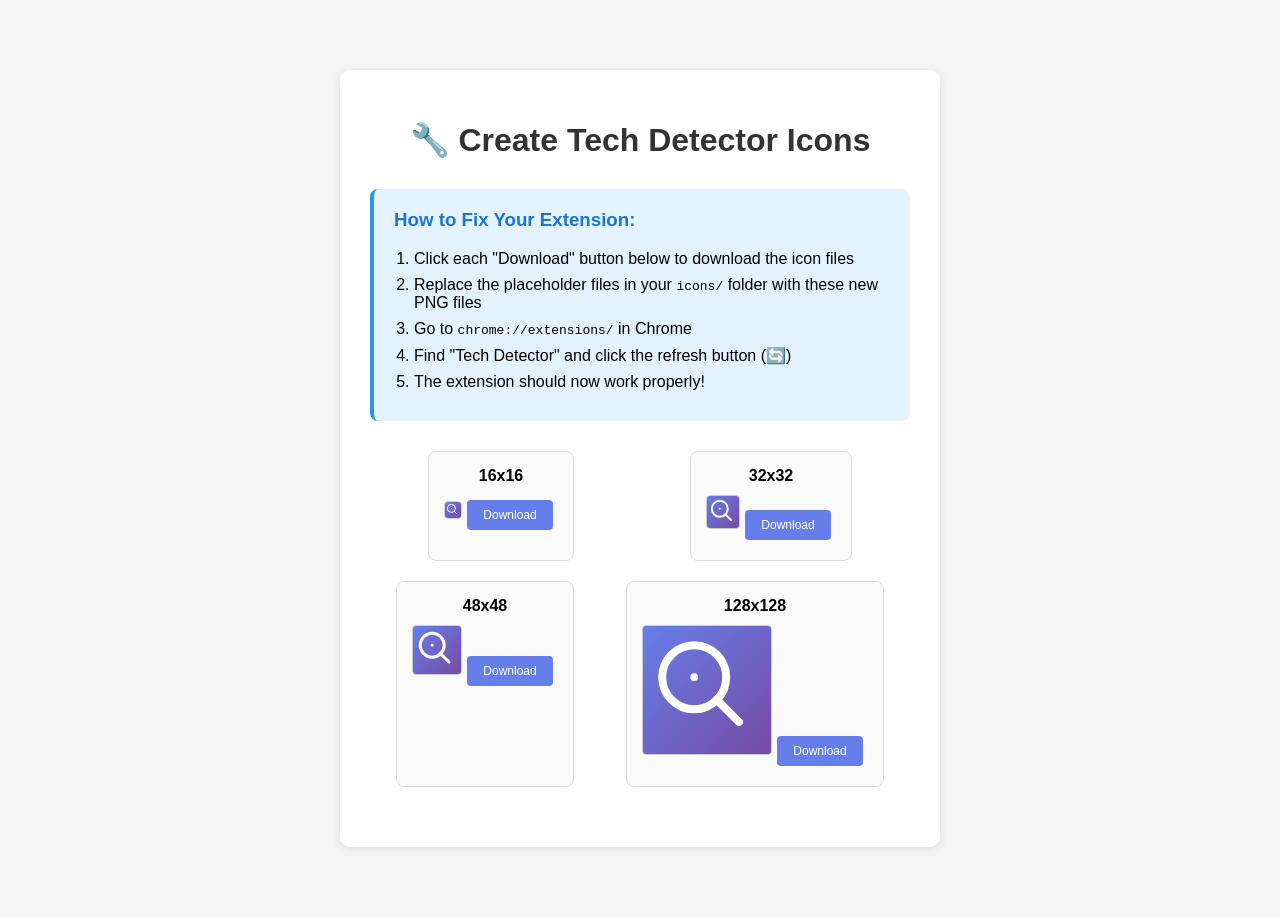
<file: create-icons.html>
<!DOCTYPE html>
<html lang="en">
<head>
    <meta charset="UTF-8">
    <meta name="viewport" content="width=device-width, initial-scale=1.0">
    <title>Create Tech Detector Icons</title>
    <style>
        body {
            font-family: Arial, sans-serif;
            max-width: 600px;
            margin: 50px auto;
            padding: 20px;
            background: #f5f5f5;
        }
        .container {
            background: white;
            padding: 30px;
            border-radius: 10px;
            box-shadow: 0 2px 10px rgba(0,0,0,0.1);
        }
        h1 {
            color: #333;
            text-align: center;
            margin-bottom: 30px;
        }
        .icon-preview {
            display: flex;
            justify-content: space-around;
            margin: 20px 0;
            flex-wrap: wrap;
        }
        .icon-item {
            text-align: center;
            padding: 15px;
            border: 1px solid #ddd;
            border-radius: 8px;
            background: #fafafa;
            margin: 10px;
        }
        .download-btn {
            background: #667eea;
            color: white;
            border: none;
            padding: 8px 16px;
            border-radius: 4px;
            cursor: pointer;
            font-size: 12px;
            margin: 5px;
        }
        .download-btn:hover {
            background: #5a6fd8;
        }
        .instructions {
            background: #e3f2fd;
            padding: 20px;
            border-radius: 8px;
            margin: 20px 0;
            border-left: 4px solid #2196f3;
        }
        .instructions h3 {
            margin-top: 0;
            color: #1976d2;
        }
        .instructions ol {
            margin: 10px 0;
            padding-left: 20px;
        }
        .instructions li {
            margin: 8px 0;
        }
    </style>
</head>
<body>
    <div class="container">
        <h1>🔧 Create Tech Detector Icons</h1>
        
        <div class="instructions">
            <h3>How to Fix Your Extension:</h3>
            <ol>
                <li>Click each "Download" button below to download the icon files</li>
                <li>Replace the placeholder files in your <code>icons/</code> folder with these new PNG files</li>
                <li>Go to <code>chrome://extensions/</code> in Chrome</li>
                <li>Find "Tech Detector" and click the refresh button (🔄)</li>
                <li>The extension should now work properly!</li>
            </ol>
        </div>

        <div class="icon-preview" id="iconPreview">
            <!-- Icons will be generated here -->
        </div>
    </div>

    <script>
        const sizes = [16, 32, 48, 128];

        function generateIcon(size) {
            const canvas = document.createElement('canvas');
            canvas.width = size;
            canvas.height = size;
            const ctx = canvas.getContext('2d');

            // Background gradient
            const gradient = ctx.createLinearGradient(0, 0, size, size);
            gradient.addColorStop(0, '#667eea');
            gradient.addColorStop(1, '#764ba2');
            
            ctx.fillStyle = gradient;
            ctx.fillRect(0, 0, size, size);

            // Magnifying glass icon
            ctx.strokeStyle = 'white';
            ctx.lineWidth = Math.max(1, size / 16);
            ctx.lineCap = 'round';
            
            const centerX = size * 0.4;
            const centerY = size * 0.4;
            const radius = size * 0.25;
            
            // Draw magnifying glass circle
            ctx.beginPath();
            ctx.arc(centerX, centerY, radius, 0, 2 * Math.PI);
            ctx.stroke();
            
            // Draw magnifying glass handle
            const handleStartX = centerX + radius * 0.7;
            const handleStartY = centerY + radius * 0.7;
            const handleEndX = centerX + radius * 1.4;
            const handleEndY = centerY + radius * 1.4;
            
            ctx.beginPath();
            ctx.moveTo(handleStartX, handleStartY);
            ctx.lineTo(handleEndX, handleEndY);
            ctx.stroke();

            // Add a small dot in the center
            ctx.fillStyle = 'white';
            ctx.beginPath();
            ctx.arc(centerX, centerY, size * 0.03, 0, 2 * Math.PI);
            ctx.fill();

            return canvas;
        }

        function createIconItem(size) {
            const canvas = generateIcon(size);
            
            const item = document.createElement('div');
            item.className = 'icon-item';
            
            const label = document.createElement('div');
            label.textContent = `${size}x${size}`;
            label.style.fontWeight = 'bold';
            label.style.marginBottom = '10px';
            
            const img = document.createElement('img');
            img.src = canvas.toDataURL();
            img.alt = `Icon ${size}x${size}`;
            img.style.border = '1px solid #ccc';
            img.style.borderRadius = '4px';
            
            const downloadBtn = document.createElement('button');
            downloadBtn.className = 'download-btn';
            downloadBtn.textContent = 'Download';
            downloadBtn.onclick = () => downloadIcon(canvas, size);
            
            item.appendChild(label);
            item.appendChild(img);
            item.appendChild(downloadBtn);
            
            return item;
        }

        function downloadIcon(canvas, size) {
            const link = document.createElement('a');
            link.download = `icon${size}.png`;
            link.href = canvas.toDataURL();
            link.click();
        }

        // Generate all icons on page load
        window.onload = function() {
            const preview = document.getElementById('iconPreview');
            sizes.forEach(size => {
                preview.appendChild(createIconItem(size));
            });
        };
    </script>
</body>
</html>
</file>
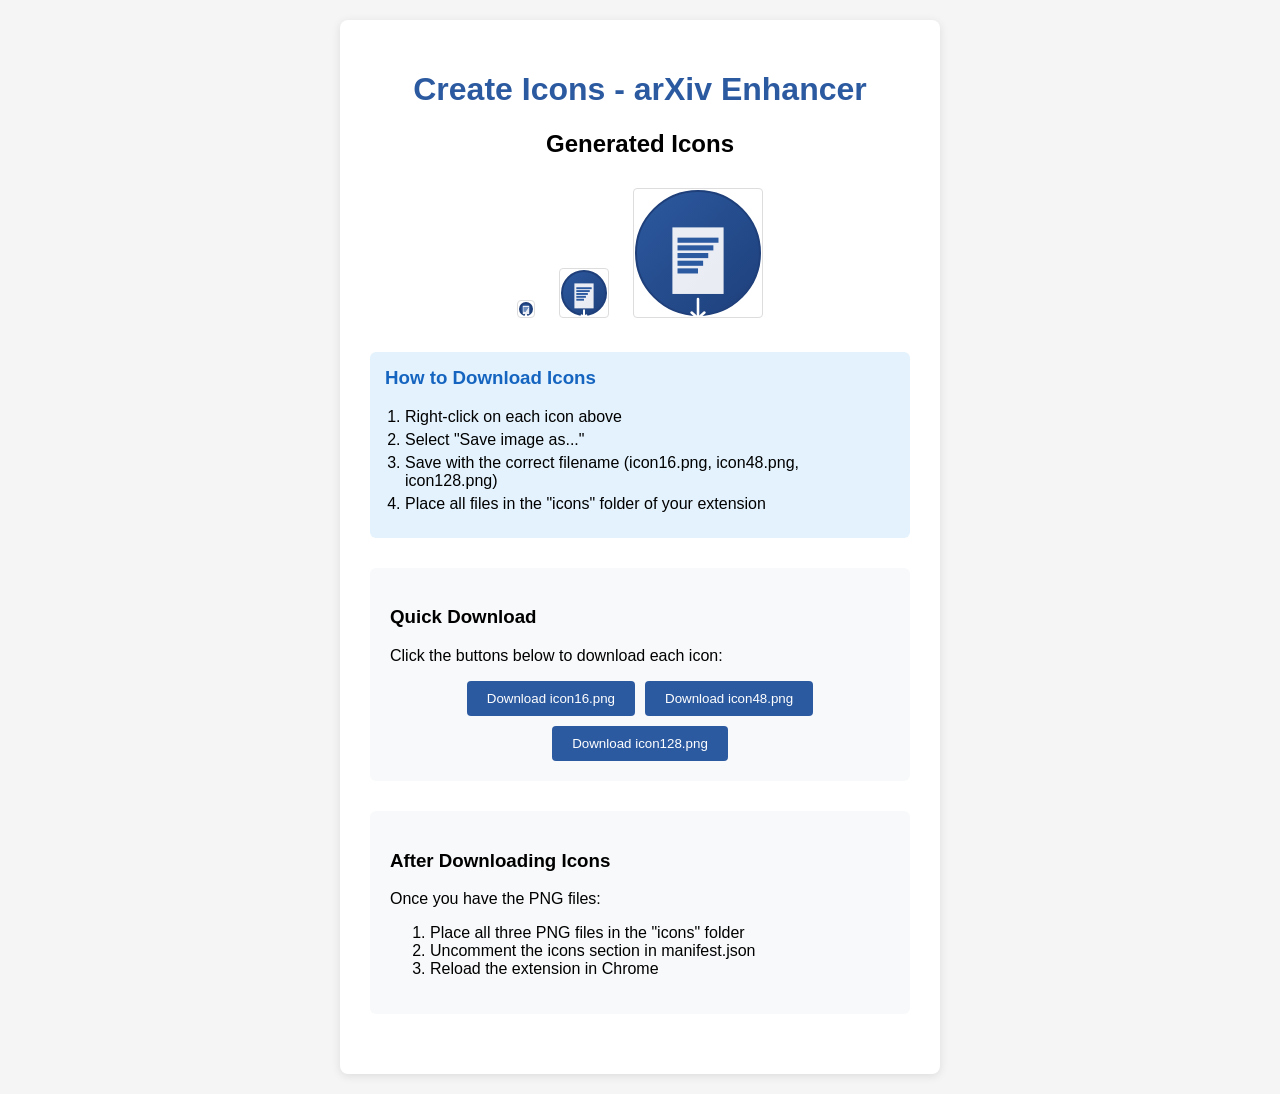
<file: create_icons.html>
<!DOCTYPE html>
<html lang="en">
<head>
    <meta charset="UTF-8">
    <meta name="viewport" content="width=device-width, initial-scale=1.0">
    <title>Create Icons - arXiv Enhancer</title>
    <style>
        body {
            font-family: Arial, sans-serif;
            max-width: 600px;
            margin: 0 auto;
            padding: 20px;
            background-color: #f5f5f5;
        }
        .container {
            background: white;
            padding: 30px;
            border-radius: 8px;
            box-shadow: 0 2px 10px rgba(0,0,0,0.1);
        }
        h1 {
            color: #2c5aa0;
            text-align: center;
        }
        .icon-preview {
            text-align: center;
            margin: 20px 0;
        }
        .icon-preview canvas {
            border: 1px solid #ddd;
            border-radius: 4px;
            margin: 10px;
        }
        .download-section {
            margin: 30px 0;
            padding: 20px;
            background-color: #f8f9fa;
            border-radius: 6px;
        }
        .download-buttons {
            display: flex;
            gap: 10px;
            flex-wrap: wrap;
            justify-content: center;
        }
        .download-btn {
            padding: 10px 20px;
            background-color: #2c5aa0;
            color: white;
            border: none;
            border-radius: 4px;
            cursor: pointer;
            text-decoration: none;
            display: inline-block;
            font-weight: 500;
        }
        .download-btn:hover {
            background-color: #1e3f7a;
        }
        .instructions {
            background-color: #e3f2fd;
            padding: 15px;
            border-radius: 6px;
            margin: 20px 0;
        }
        .instructions h3 {
            color: #1565c0;
            margin-top: 0;
        }
        .instructions ol {
            margin: 10px 0;
            padding-left: 20px;
        }
        .instructions li {
            margin-bottom: 5px;
        }
    </style>
</head>
<body>
    <div class="container">
        <h1>Create Icons - arXiv Enhancer</h1>
        
        <div class="icon-preview">
            <h2>Generated Icons</h2>
            <canvas id="icon16" width="16" height="16"></canvas>
            <canvas id="icon48" width="48" height="48"></canvas>
            <canvas id="icon128" width="128" height="128"></canvas>
        </div>

        <div class="instructions">
            <h3>How to Download Icons</h3>
            <ol>
                <li>Right-click on each icon above</li>
                <li>Select "Save image as..."</li>
                <li>Save with the correct filename (icon16.png, icon48.png, icon128.png)</li>
                <li>Place all files in the "icons" folder of your extension</li>
            </ol>
        </div>

        <div class="download-section">
            <h3>Quick Download</h3>
            <p>Click the buttons below to download each icon:</p>
            <div class="download-buttons">
                <button class="download-btn" onclick="downloadIcon(16)">Download icon16.png</button>
                <button class="download-btn" onclick="downloadIcon(48)">Download icon48.png</button>
                <button class="download-btn" onclick="downloadIcon(128)">Download icon128.png</button>
            </div>
        </div>

        <div class="download-section">
            <h3>After Downloading Icons</h3>
            <p>Once you have the PNG files:</p>
            <ol>
                <li>Place all three PNG files in the "icons" folder</li>
                <li>Uncomment the icons section in manifest.json</li>
                <li>Reload the extension in Chrome</li>
            </ol>
        </div>
    </div>

    <script>
        // Function to create a simple icon
        function createIcon(size) {
            const canvas = document.getElementById(`icon${size}`);
            const ctx = canvas.getContext('2d');
            
            // Clear canvas
            ctx.clearRect(0, 0, size, size);
            
            // Create gradient background
            const gradient = ctx.createLinearGradient(0, 0, size, size);
            gradient.addColorStop(0, '#2c5aa0');
            gradient.addColorStop(1, '#1e3f7a');
            
            // Draw background circle
            ctx.fillStyle = gradient;
            ctx.beginPath();
            ctx.arc(size/2, size/2, size/2 - 2, 0, 2 * Math.PI);
            ctx.fill();
            
            // Draw border
            ctx.strokeStyle = '#1e3f7a';
            ctx.lineWidth = 2;
            ctx.stroke();
            
            // Draw document icon (simplified)
            const docSize = size * 0.4;
            const docX = size/2 - docSize/2;
            const docY = size/2 - docSize/2;
            
            ctx.fillStyle = 'white';
            ctx.globalAlpha = 0.9;
            ctx.fillRect(docX, docY, docSize, docSize * 1.3);
            ctx.globalAlpha = 1;
            
            // Draw document lines
            ctx.fillStyle = '#2c5aa0';
            const lineHeight = docSize * 0.1;
            const lineSpacing = docSize * 0.15;
            const startY = docY + docSize * 0.2;
            
            for (let i = 0; i < 5; i++) {
                const lineWidth = docSize * (0.8 - i * 0.1);
                ctx.fillRect(docX + docSize * 0.1, startY + i * lineSpacing, lineWidth, lineHeight);
            }
            
            // Draw download arrow
            ctx.strokeStyle = 'white';
            ctx.lineWidth = Math.max(2, size * 0.02);
            ctx.lineCap = 'round';
            
            const arrowY = docY + docSize * 1.4;
            const arrowSize = size * 0.15;
            
            // Vertical line
            ctx.beginPath();
            ctx.moveTo(size/2, arrowY);
            ctx.lineTo(size/2, arrowY + arrowSize);
            ctx.stroke();
            
            // Arrow head
            ctx.beginPath();
            ctx.moveTo(size/2 - arrowSize/3, arrowY + arrowSize * 0.7);
            ctx.lineTo(size/2, arrowY + arrowSize);
            ctx.lineTo(size/2 + arrowSize/3, arrowY + arrowSize * 0.7);
            ctx.stroke();
        }
        
        // Function to download icon
        function downloadIcon(size) {
            const canvas = document.getElementById(`icon${size}`);
            const link = document.createElement('a');
            link.download = `icon${size}.png`;
            link.href = canvas.toDataURL();
            link.click();
        }
        
        // Create all icons when page loads
        window.onload = function() {
            createIcon(16);
            createIcon(48);
            createIcon(128);
        };
    </script>
</body>
</html>
</file>
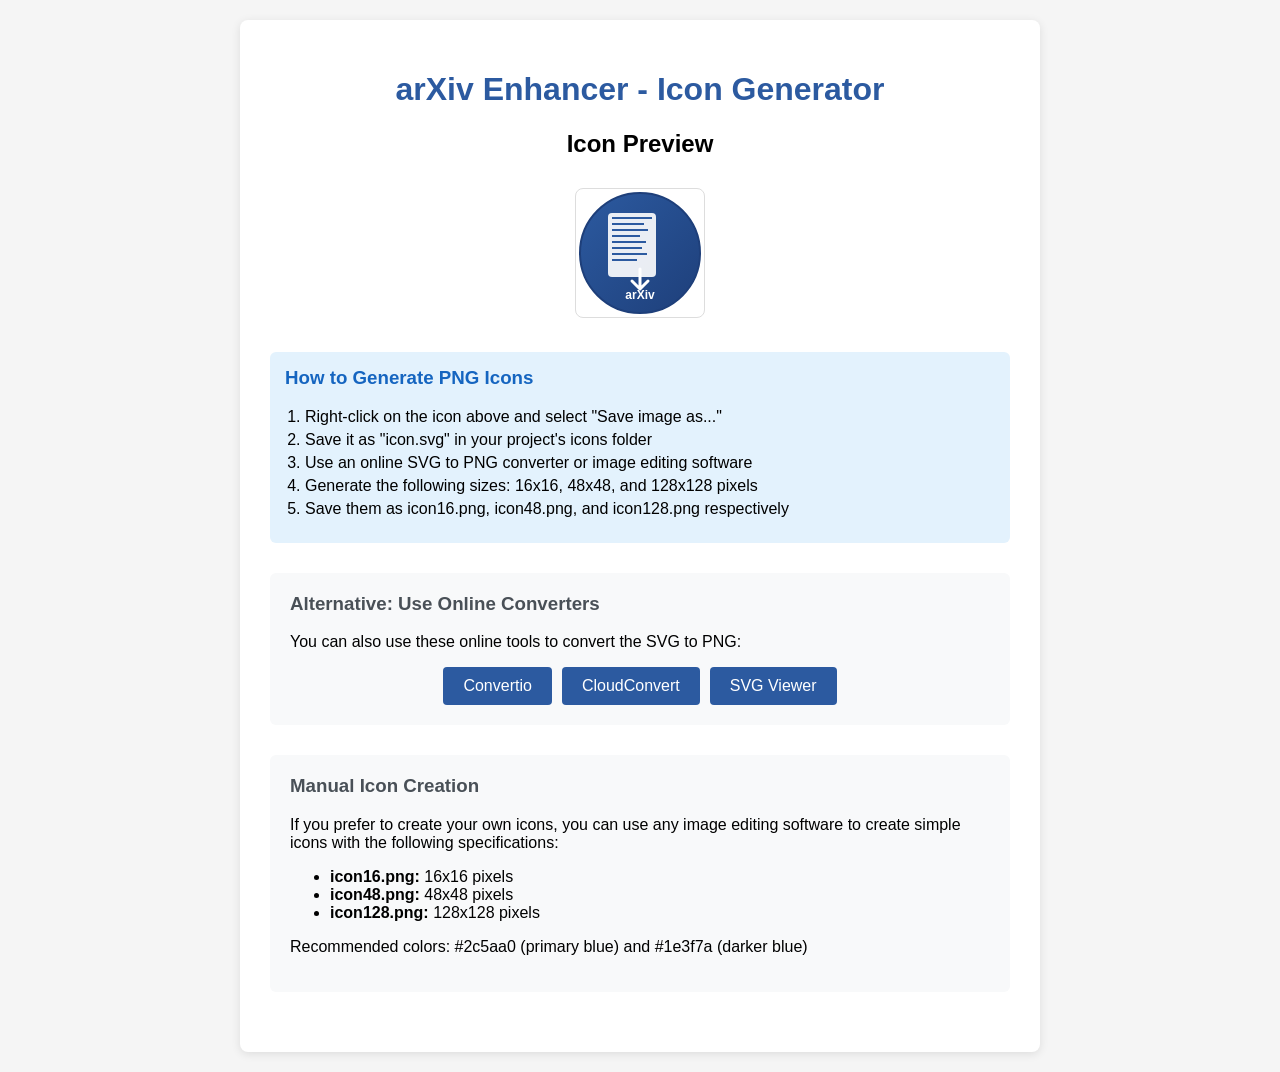
<file: generate_icons.html>
<!DOCTYPE html>
<html lang="en">
<head>
    <meta charset="UTF-8">
    <meta name="viewport" content="width=device-width, initial-scale=1.0">
    <title>Icon Generator - arXiv Enhancer</title>
    <style>
        body {
            font-family: Arial, sans-serif;
            max-width: 800px;
            margin: 0 auto;
            padding: 20px;
            background-color: #f5f5f5;
        }
        .container {
            background: white;
            padding: 30px;
            border-radius: 8px;
            box-shadow: 0 2px 10px rgba(0,0,0,0.1);
        }
        h1 {
            color: #2c5aa0;
            text-align: center;
        }
        .icon-preview {
            text-align: center;
            margin: 20px 0;
        }
        .icon-preview svg {
            border: 1px solid #ddd;
            border-radius: 8px;
            margin: 10px;
        }
        .download-section {
            margin: 30px 0;
            padding: 20px;
            background-color: #f8f9fa;
            border-radius: 6px;
        }
        .download-section h3 {
            color: #495057;
            margin-top: 0;
        }
        .download-buttons {
            display: flex;
            gap: 10px;
            flex-wrap: wrap;
            justify-content: center;
        }
        .download-btn {
            padding: 10px 20px;
            background-color: #2c5aa0;
            color: white;
            border: none;
            border-radius: 4px;
            cursor: pointer;
            text-decoration: none;
            display: inline-block;
            font-weight: 500;
        }
        .download-btn:hover {
            background-color: #1e3f7a;
        }
        .instructions {
            background-color: #e3f2fd;
            padding: 15px;
            border-radius: 6px;
            margin: 20px 0;
        }
        .instructions h3 {
            color: #1565c0;
            margin-top: 0;
        }
        .instructions ol {
            margin: 10px 0;
            padding-left: 20px;
        }
        .instructions li {
            margin-bottom: 5px;
        }
    </style>
</head>
<body>
    <div class="container">
        <h1>arXiv Enhancer - Icon Generator</h1>
        
        <div class="icon-preview">
            <h2>Icon Preview</h2>
            <svg width="128" height="128" viewBox="0 0 128 128" xmlns="http://www.w3.org/2000/svg">
                <defs>
                    <linearGradient id="grad1" x1="0%" y1="0%" x2="100%" y2="100%">
                        <stop offset="0%" style="stop-color:#2c5aa0;stop-opacity:1" />
                        <stop offset="100%" style="stop-color:#1e3f7a;stop-opacity:1" />
                    </linearGradient>
                </defs>
                
                <!-- Background circle -->
                <circle cx="64" cy="64" r="60" fill="url(#grad1)" stroke="#1e3f7a" stroke-width="2"/>
                
                <!-- Document icon -->
                <rect x="32" y="24" width="48" height="64" rx="4" fill="white" opacity="0.9"/>
                <rect x="36" y="28" width="40" height="2" fill="#2c5aa0"/>
                <rect x="36" y="34" width="32" height="2" fill="#2c5aa0"/>
                <rect x="36" y="40" width="36" height="2" fill="#2c5aa0"/>
                <rect x="36" y="46" width="28" height="2" fill="#2c5aa0"/>
                <rect x="36" y="52" width="34" height="2" fill="#2c5aa0"/>
                <rect x="36" y="58" width="30" height="2" fill="#2c5aa0"/>
                <rect x="36" y="64" width="35" height="2" fill="#2c5aa0"/>
                <rect x="36" y="70" width="25" height="2" fill="#2c5aa0"/>
                
                <!-- Download arrow -->
                <path d="M64 80 L64 100 M56 92 L64 100 L72 92" stroke="white" stroke-width="3" fill="none" stroke-linecap="round" stroke-linejoin="round"/>
                
                <!-- ArXiv symbol -->
                <text x="64" y="110" text-anchor="middle" fill="white" font-family="Arial, sans-serif" font-size="12" font-weight="bold">arXiv</text>
            </svg>
        </div>

        <div class="instructions">
            <h3>How to Generate PNG Icons</h3>
            <ol>
                <li>Right-click on the icon above and select "Save image as..."</li>
                <li>Save it as "icon.svg" in your project's icons folder</li>
                <li>Use an online SVG to PNG converter or image editing software</li>
                <li>Generate the following sizes: 16x16, 48x48, and 128x128 pixels</li>
                <li>Save them as icon16.png, icon48.png, and icon128.png respectively</li>
            </ol>
        </div>

        <div class="download-section">
            <h3>Alternative: Use Online Converters</h3>
            <p>You can also use these online tools to convert the SVG to PNG:</p>
            <div class="download-buttons">
                <a href="https://convertio.co/svg-png/" target="_blank" class="download-btn">Convertio</a>
                <a href="https://cloudconvert.com/svg-to-png" target="_blank" class="download-btn">CloudConvert</a>
                <a href="https://www.svgviewer.dev/" target="_blank" class="download-btn">SVG Viewer</a>
            </div>
        </div>

        <div class="download-section">
            <h3>Manual Icon Creation</h3>
            <p>If you prefer to create your own icons, you can use any image editing software to create simple icons with the following specifications:</p>
            <ul>
                <li><strong>icon16.png:</strong> 16x16 pixels</li>
                <li><strong>icon48.png:</strong> 48x48 pixels</li>
                <li><strong>icon128.png:</strong> 128x128 pixels</li>
            </ul>
            <p>Recommended colors: #2c5aa0 (primary blue) and #1e3f7a (darker blue)</p>
        </div>
    </div>

    <script>
        // Add click handler to download SVG
        document.querySelector('.icon-preview svg').addEventListener('click', function() {
            const svg = this.outerHTML;
            const blob = new Blob([svg], {type: 'image/svg+xml'});
            const url = URL.createObjectURL(blob);
            const a = document.createElement('a');
            a.href = url;
            a.download = 'icon.svg';
            document.body.appendChild(a);
            a.click();
            document.body.removeChild(a);
            URL.revokeObjectURL(url);
        });
    </script>
</body>
</html>
</file>
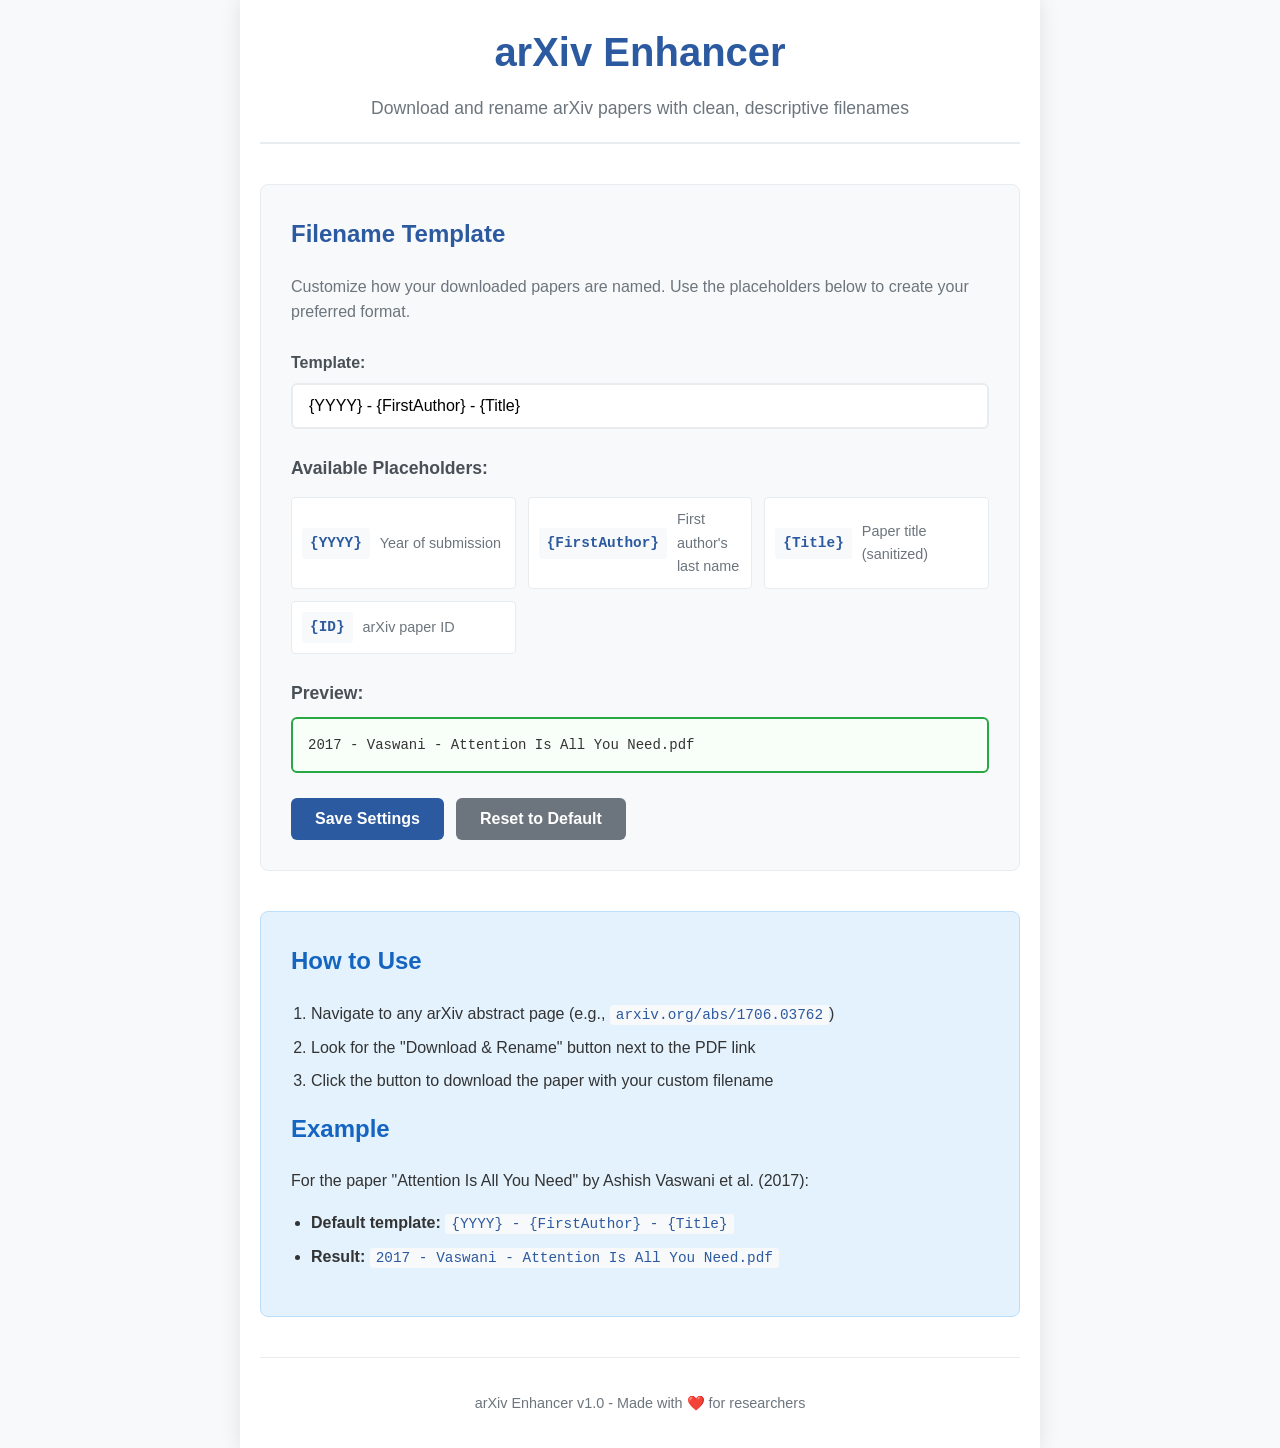
<file: options.html>
<!DOCTYPE html>
<html lang="en">
<head>
    <meta charset="UTF-8">
    <meta name="viewport" content="width=device-width, initial-scale=1.0">
    <title>arXiv Enhancer - Settings</title>
    <link rel="stylesheet" href="styles.css">
</head>
<body>
    <div class="container">
        <header>
            <h1>arXiv Enhancer</h1>
            <p>Download and rename arXiv papers with clean, descriptive filenames</p>
        </header>

        <main>
            <section class="settings-section">
                <h2>Filename Template</h2>
                <p class="description">
                    Customize how your downloaded papers are named. Use the placeholders below to create your preferred format.
                </p>

                <div class="template-input-group">
                    <label for="filenameTemplate">Template:</label>
                    <input 
                        type="text" 
                        id="filenameTemplate" 
                        placeholder="e.g., {YYYY} - {FirstAuthor} - {Title}"
                        maxlength="200"
                    >
                </div>

                <div class="placeholders">
                    <h3>Available Placeholders:</h3>
                    <div class="placeholder-grid">
                        <div class="placeholder-item">
                            <code>{YYYY}</code>
                            <span>Year of submission</span>
                        </div>
                        <div class="placeholder-item">
                            <code>{FirstAuthor}</code>
                            <span>First author's last name</span>
                        </div>
                        <div class="placeholder-item">
                            <code>{Title}</code>
                            <span>Paper title (sanitized)</span>
                        </div>
                        <div class="placeholder-item">
                            <code>{ID}</code>
                            <span>arXiv paper ID</span>
                        </div>
                    </div>
                </div>

                <div class="preview-section">
                    <h3>Preview:</h3>
                    <div id="filenamePreview" class="preview-box">
                        <em>Enter a template to see a preview</em>
                    </div>
                </div>

                <div class="button-group">
                    <button id="saveButton" class="btn btn-primary">Save Settings</button>
                    <button id="resetButton" class="btn btn-secondary">Reset to Default</button>
                </div>
            </section>

            <section class="info-section">
                <h2>How to Use</h2>
                <ol>
                    <li>Navigate to any arXiv abstract page (e.g., <code>arxiv.org/abs/1706.03762</code>)</li>
                    <li>Look for the "Download & Rename" button next to the PDF link</li>
                    <li>Click the button to download the paper with your custom filename</li>
                </ol>

                <h2>Example</h2>
                <p>For the paper "Attention Is All You Need" by Ashish Vaswani et al. (2017):</p>
                <ul>
                    <li><strong>Default template:</strong> <code>{YYYY} - {FirstAuthor} - {Title}</code></li>
                    <li><strong>Result:</strong> <code>2017 - Vaswani - Attention Is All You Need.pdf</code></li>
                </ul>
            </section>
        </main>

        <footer>
            <p>arXiv Enhancer v1.0 - Made with ❤️ for researchers</p>
        </footer>
    </div>

    <script src="options.js"></script>
</body>
</html>
</file>
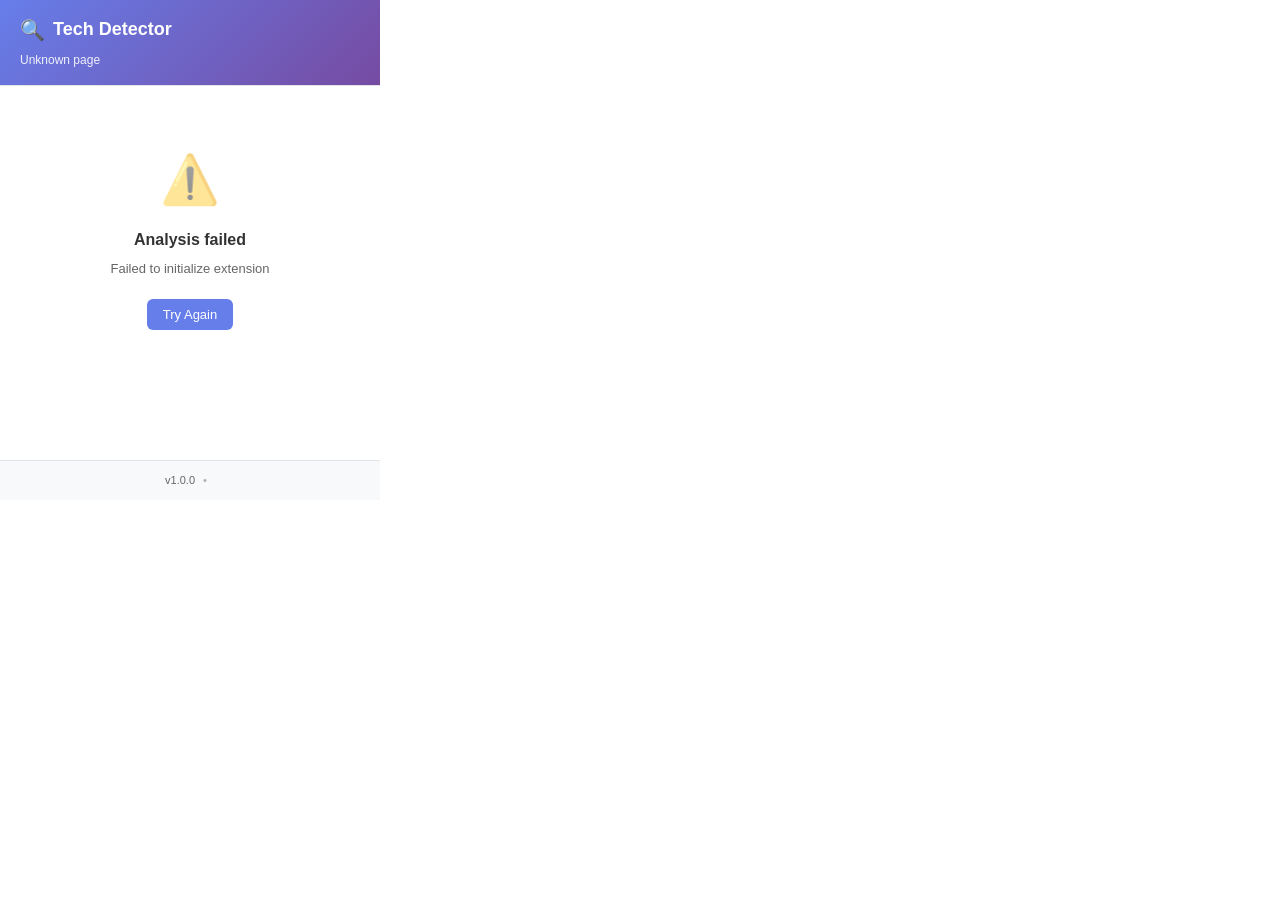
<file: popup.html>
<!DOCTYPE html>
<html lang="en">
<head>
  <meta charset="UTF-8">
  <meta name="viewport" content="width=device-width, initial-scale=1.0">
  <title>Tech Detector</title>
  <link rel="stylesheet" href="popup.css">
</head>
<body>
  <div class="container">
    <header class="header">
      <h1 class="title">
        <span class="icon">🔍</span>
        Tech Detector
      </h1>
      <div class="url-info">
        <span class="url-text" id="currentUrl">Analyzing...</span>
      </div>
    </header>

    <div class="content">
      <div class="loading" id="loading">
        <div class="spinner"></div>
        <p>Detecting technologies...</p>
      </div>

      <div class="results" id="results" style="display: none;">
        <div class="stats">
          <div class="stat">
            <span class="stat-number" id="totalCount">0</span>
            <span class="stat-label">Technologies</span>
          </div>
          <div class="stat">
            <span class="stat-number" id="categoryCount">0</span>
            <span class="stat-label">Categories</span>
          </div>
        </div>

        <div class="technologies-list" id="technologiesList">
          <!-- Technologies will be populated here -->
        </div>

        <div class="no-results" id="noResults" style="display: none;">
          <div class="no-results-icon">🔍</div>
          <h3>No technologies detected</h3>
          <p>This page might be using custom or unrecognized technologies.</p>
        </div>
      </div>

      <div class="error" id="error" style="display: none;">
        <div class="error-icon">⚠️</div>
        <h3>Analysis failed</h3>
        <p id="errorMessage">Unable to analyze this page.</p>
        <button class="retry-btn" id="retryBtn">Try Again</button>
      </div>
    </div>

    <footer class="footer">
      <div class="footer-info">
        <span class="version">v1.0.0</span>
        <span class="separator">•</span>
        <span class="timestamp" id="timestamp"></span>
      </div>
    </footer>
  </div>

  <script src="popup.js"></script>
</body>
</html>
</file>
<file: styles.css>
/* arXiv Enhancer Styles */

/* ===== INJECTED ELEMENTS (arXiv Pages) ===== */

/* Download button styling */
.arxiv-enhancer-btn {
    background-color: #2c5aa0 !important;
    color: white !important;
    text-decoration: none !important;
    padding: 8px 16px !important;
    border-radius: 4px !important;
    font-weight: 500 !important;
    transition: background-color 0.2s ease !important;
    display: inline-block !important;
    margin-left: 8px !important;
}

.arxiv-enhancer-btn:hover {
    background-color: #1e3f7a !important;
    color: white !important;
    text-decoration: none !important;
}

.arxiv-enhancer-btn:disabled {
    background-color: #6c757d !important;
    cursor: not-allowed !important;
    opacity: 0.7 !important;
}

/* Status message styling */
.arxiv-enhancer-status {
    margin-top: 8px;
    padding: 8px 12px;
    border-radius: 4px;
    font-size: 14px;
    font-weight: 500;
    animation: fadeIn 0.3s ease;
}

.arxiv-enhancer-status--success {
    background-color: #d4edda;
    color: #155724;
    border: 1px solid #c3e6cb;
}

.arxiv-enhancer-status--error {
    background-color: #f8d7da;
    color: #721c24;
    border: 1px solid #f5c6cb;
}

.arxiv-enhancer-status--info {
    background-color: #d1ecf1;
    color: #0c5460;
    border: 1px solid #bee5eb;
}

@keyframes fadeIn {
    from { opacity: 0; transform: translateY(-10px); }
    to { opacity: 1; transform: translateY(0); }
}

/* ===== OPTIONS PAGE STYLES ===== */

* {
    box-sizing: border-box;
}

body {
    font-family: -apple-system, BlinkMacSystemFont, 'Segoe UI', Roboto, Oxygen, Ubuntu, Cantarell, sans-serif;
    line-height: 1.6;
    color: #333;
    background-color: #f8f9fa;
    margin: 0;
    padding: 0;
}

.container {
    max-width: 800px;
    margin: 0 auto;
    padding: 20px;
    background-color: white;
    min-height: 100vh;
    box-shadow: 0 0 20px rgba(0, 0, 0, 0.1);
}

/* Header */
header {
    text-align: center;
    margin-bottom: 40px;
    padding-bottom: 20px;
    border-bottom: 2px solid #e9ecef;
}

header h1 {
    color: #2c5aa0;
    margin: 0 0 10px 0;
    font-size: 2.5em;
    font-weight: 700;
}

header p {
    color: #6c757d;
    margin: 0;
    font-size: 1.1em;
}

/* Sections */
.settings-section, .info-section {
    margin-bottom: 40px;
    padding: 30px;
    background-color: #f8f9fa;
    border-radius: 8px;
    border: 1px solid #e9ecef;
}

.settings-section h2, .info-section h2 {
    color: #2c5aa0;
    margin-top: 0;
    margin-bottom: 20px;
    font-size: 1.5em;
    font-weight: 600;
}

.description {
    color: #6c757d;
    margin-bottom: 25px;
    font-size: 1em;
}

/* Template input */
.template-input-group {
    margin-bottom: 25px;
}

.template-input-group label {
    display: block;
    margin-bottom: 8px;
    font-weight: 600;
    color: #495057;
}

.template-input-group input {
    width: 100%;
    padding: 12px 16px;
    border: 2px solid #e9ecef;
    border-radius: 6px;
    font-size: 16px;
    transition: border-color 0.2s ease;
}

.template-input-group input:focus {
    outline: none;
    border-color: #2c5aa0;
    box-shadow: 0 0 0 3px rgba(44, 90, 160, 0.1);
}

/* Placeholders */
.placeholders {
    margin-bottom: 25px;
}

.placeholders h3 {
    margin-bottom: 15px;
    color: #495057;
    font-size: 1.1em;
}

.placeholder-grid {
    display: grid;
    grid-template-columns: repeat(auto-fit, minmax(200px, 1fr));
    gap: 12px;
}

.placeholder-item {
    display: flex;
    align-items: center;
    gap: 10px;
    padding: 10px;
    background-color: white;
    border: 1px solid #e9ecef;
    border-radius: 4px;
}

.placeholder-item code {
    background-color: #f8f9fa;
    padding: 4px 8px;
    border-radius: 3px;
    font-family: 'Monaco', 'Menlo', 'Ubuntu Mono', monospace;
    font-size: 0.9em;
    color: #2c5aa0;
    font-weight: 600;
}

.placeholder-item span {
    color: #6c757d;
    font-size: 0.9em;
}

/* Preview section */
.preview-section {
    margin-bottom: 25px;
}

.preview-section h3 {
    margin-bottom: 10px;
    color: #495057;
    font-size: 1.1em;
}

.preview-box {
    padding: 15px;
    background-color: white;
    border: 2px solid #e9ecef;
    border-radius: 6px;
    font-family: 'Monaco', 'Menlo', 'Ubuntu Mono', monospace;
    font-size: 14px;
    min-height: 50px;
    display: flex;
    align-items: center;
}

.preview-box.preview-valid {
    border-color: #28a745;
    background-color: #f8fff9;
}

.preview-box.preview-error {
    border-color: #dc3545;
    background-color: #fff8f8;
}

.preview-box em {
    color: #6c757d;
    font-style: italic;
}

.preview-box em.error {
    color: #dc3545;
}

/* Buttons */
.button-group {
    display: flex;
    gap: 12px;
    flex-wrap: wrap;
}

.btn {
    padding: 12px 24px;
    border: none;
    border-radius: 6px;
    font-size: 16px;
    font-weight: 600;
    cursor: pointer;
    transition: all 0.2s ease;
    text-decoration: none;
    display: inline-block;
    text-align: center;
}

.btn-primary {
    background-color: #2c5aa0;
    color: white;
}

.btn-primary:hover {
    background-color: #1e3f7a;
    transform: translateY(-1px);
}

.btn-secondary {
    background-color: #6c757d;
    color: white;
}

.btn-secondary:hover {
    background-color: #545b62;
    transform: translateY(-1px);
}

.btn:disabled {
    opacity: 0.6;
    cursor: not-allowed;
    transform: none !important;
}

/* Status messages */
.status-message {
    margin-top: 15px;
    padding: 12px 16px;
    border-radius: 6px;
    font-weight: 500;
    animation: slideIn 0.3s ease;
}

.status-message--success {
    background-color: #d4edda;
    color: #155724;
    border: 1px solid #c3e6cb;
}

.status-message--error {
    background-color: #f8d7da;
    color: #721c24;
    border: 1px solid #f5c6cb;
}

.status-message--info {
    background-color: #d1ecf1;
    color: #0c5460;
    border: 1px solid #bee5eb;
}

@keyframes slideIn {
    from { opacity: 0; transform: translateY(-10px); }
    to { opacity: 1; transform: translateY(0); }
}

/* Info section */
.info-section {
    background-color: #e3f2fd;
    border-color: #bbdefb;
}

.info-section h2 {
    color: #1565c0;
}

.info-section ol, .info-section ul {
    padding-left: 20px;
}

.info-section li {
    margin-bottom: 8px;
}

.info-section code {
    background-color: #f8f9fa;
    padding: 2px 6px;
    border-radius: 3px;
    font-family: 'Monaco', 'Menlo', 'Ubuntu Mono', monospace;
    font-size: 0.9em;
    color: #2c5aa0;
}

/* Footer */
footer {
    text-align: center;
    margin-top: 40px;
    padding-top: 20px;
    border-top: 1px solid #e9ecef;
    color: #6c757d;
    font-size: 0.9em;
}

/* Responsive design */
@media (max-width: 768px) {
    .container {
        padding: 15px;
    }
    
    .settings-section, .info-section {
        padding: 20px;
    }
    
    .placeholder-grid {
        grid-template-columns: 1fr;
    }
    
    .button-group {
        flex-direction: column;
    }
    
    .btn {
        width: 100%;
    }
    
    header h1 {
        font-size: 2em;
    }
}

@media (max-width: 480px) {
    .container {
        padding: 10px;
    }
    
    .settings-section, .info-section {
        padding: 15px;
    }
    
    header h1 {
        font-size: 1.8em;
    }
}
</file>
<file: popup.css>
/* Reset and base styles */
* {
  margin: 0;
  padding: 0;
  box-sizing: border-box;
}

html, body {
  width: 380px;
  height: 500px;
  overflow: hidden;
}

body {
  font-family: -apple-system, BlinkMacSystemFont, 'Segoe UI', Roboto, Oxygen, Ubuntu, Cantarell, sans-serif;
  font-size: 14px;
  line-height: 1.4;
  color: #333;
  background: #fff;
  margin: 0;
  padding: 0;
}

/* Container */
.container {
  display: flex;
  flex-direction: column;
  height: 100%;
  width: 100%;
}

/* Header */
.header {
  padding: 16px 20px;
  border-bottom: 1px solid #e1e5e9;
  background: linear-gradient(135deg, #667eea 0%, #764ba2 100%);
  color: white;
}

.title {
  font-size: 18px;
  font-weight: 600;
  margin-bottom: 8px;
  display: flex;
  align-items: center;
  gap: 8px;
}

.icon {
  font-size: 20px;
}

.url-info {
  font-size: 12px;
  opacity: 0.9;
}

.url-text {
  display: block;
  overflow: hidden;
  text-overflow: ellipsis;
  white-space: nowrap;
  max-width: 100%;
}

/* Content */
.content {
  flex: 1;
  overflow-y: auto;
  padding: 20px;
  min-height: 0;
}

/* Loading state */
.loading {
  display: flex;
  flex-direction: column;
  align-items: center;
  justify-content: center;
  height: 200px;
  color: #666;
  min-height: 200px;
}

.spinner {
  width: 32px;
  height: 32px;
  border: 3px solid #f3f3f3;
  border-top: 3px solid #667eea;
  border-radius: 50%;
  animation: spin 1s linear infinite;
  margin-bottom: 16px;
}

@keyframes spin {
  0% { transform: rotate(0deg); }
  100% { transform: rotate(360deg); }
}

/* Stats */
.stats {
  display: flex;
  gap: 20px;
  margin-bottom: 24px;
  padding: 16px;
  background: #f8f9fa;
  border-radius: 8px;
  border: 1px solid #e9ecef;
}

.stat {
  text-align: center;
  flex: 1;
}

.stat-number {
  display: block;
  font-size: 24px;
  font-weight: 700;
  color: #667eea;
  line-height: 1;
}

.stat-label {
  font-size: 12px;
  color: #666;
  text-transform: uppercase;
  letter-spacing: 0.5px;
  margin-top: 4px;
}

/* Technologies list */
.technologies-list {
  display: flex;
  flex-direction: column;
  gap: 12px;
  max-height: 300px;
  overflow-y: auto;
}

.category {
  background: #fff;
  border: 1px solid #e1e5e9;
  border-radius: 8px;
  overflow: hidden;
}

.category-header {
  padding: 12px 16px;
  background: #f8f9fa;
  border-bottom: 1px solid #e1e5e9;
  font-weight: 600;
  color: #495057;
  font-size: 13px;
  text-transform: uppercase;
  letter-spacing: 0.5px;
  display: block;
  visibility: visible;
  opacity: 1;
}

.technologies {
  padding: 8px 0;
  max-height: 200px;
  overflow-y: auto;
}

.technology {
  padding: 10px 16px;
  display: flex !important;
  align-items: center !important;
  gap: 10px !important;
  transition: background-color 0.2s ease;
  border-bottom: 1px solid #f0f0f0;
  position: relative !important;
  min-height: 20px !important;
  overflow: visible !important;
}

.technology:last-child {
  border-bottom: none;
}

.technology:hover {
  background: #f8f9fa;
}

.technology-icon {
  width: 20px;
  height: 20px;
  background: linear-gradient(135deg, #667eea 0%, #764ba2 100%);
  border-radius: 4px;
  display: flex;
  align-items: center;
  justify-content: center;
  font-size: 11px;
  color: white;
  font-weight: 600;
  flex-shrink: 0;
}

.technology-name {
  font-size: 13px !important;
  color: #333 !important;
  font-weight: 500 !important;
  display: block !important;
  visibility: visible !important;
  opacity: 1 !important;
  line-height: 1.4 !important;
  margin: 0 !important;
  padding: 0 !important;
  background: transparent !important;
  border: none !important;
  text-decoration: none !important;
  white-space: nowrap !important;
  overflow: visible !important;
  text-overflow: clip !important;
  position: relative !important;
  z-index: 1 !important;
}

/* No results */
.no-results {
  text-align: center;
  padding: 40px 20px;
  color: #666;
}

.no-results-icon {
  font-size: 48px;
  margin-bottom: 16px;
  opacity: 0.5;
}

.no-results h3 {
  font-size: 16px;
  margin-bottom: 8px;
  color: #333;
}

.no-results p {
  font-size: 13px;
  line-height: 1.5;
}

/* Error state */
.error {
  text-align: center;
  padding: 40px 20px;
  color: #666;
}

.error-icon {
  font-size: 48px;
  margin-bottom: 16px;
  opacity: 0.5;
}

.error h3 {
  font-size: 16px;
  margin-bottom: 8px;
  color: #333;
}

.error p {
  font-size: 13px;
  line-height: 1.5;
  margin-bottom: 20px;
}

.retry-btn {
  background: #667eea;
  color: white;
  border: none;
  padding: 8px 16px;
  border-radius: 6px;
  font-size: 13px;
  font-weight: 500;
  cursor: pointer;
  transition: background-color 0.2s ease;
}

.retry-btn:hover {
  background: #5a6fd8;
}

/* Footer */
.footer {
  padding: 12px 20px;
  border-top: 1px solid #e1e5e9;
  background: #f8f9fa;
}

.footer-info {
  display: flex;
  align-items: center;
  justify-content: center;
  gap: 8px;
  font-size: 11px;
  color: #666;
}

.separator {
  opacity: 0.5;
}

/* Scrollbar styling */
.content::-webkit-scrollbar,
.technologies-list::-webkit-scrollbar {
  width: 6px;
}

.content::-webkit-scrollbar-track,
.technologies-list::-webkit-scrollbar-track {
  background: #f1f1f1;
  border-radius: 3px;
}

.content::-webkit-scrollbar-thumb,
.technologies-list::-webkit-scrollbar-thumb {
  background: #c1c1c1;
  border-radius: 3px;
}

.content::-webkit-scrollbar-thumb:hover,
.technologies-list::-webkit-scrollbar-thumb:hover {
  background: #a8a8a8;
}

/* Animation for results */
.results {
  animation: fadeIn 0.3s ease-in-out;
}

@keyframes fadeIn {
  from {
    opacity: 0;
    transform: translateY(10px);
  }
  to {
    opacity: 1;
    transform: translateY(0);
  }
}

/* Technology category colors */
.category[data-category="JavaScript Framework"] .category-header {
  background: #e3f2fd;
  color: #1976d2;
}

.category[data-category="JavaScript Library"] .category-header {
  background: #f3e5f5;
  color: #7b1fa2;
}

.category[data-category="CSS Framework"] .category-header {
  background: #e8f5e8;
  color: #388e3c;
}

.category[data-category="CMS"] .category-header {
  background: #fff3e0;
  color: #f57c00;
}

.category[data-category="E-commerce"] .category-header {
  background: #fce4ec;
  color: #c2185b;
}

.category[data-category="Analytics"] .category-header {
  background: #e0f2f1;
  color: #00796b;
}

.category[data-category="CDN"] .category-header {
  background: #f1f8e9;
  color: #689f38;
}

.category[data-category="Cloud"] .category-header {
  background: #e8eaf6;
  color: #3f51b5;
}

.category[data-category="Hosting"] .category-header {
  background: #fff8e1;
  color: #ff8f00;
}

.category[data-category="Payment"] .category-header {
  background: #e1f5fe;
  color: #0277bd;
}
</file>
